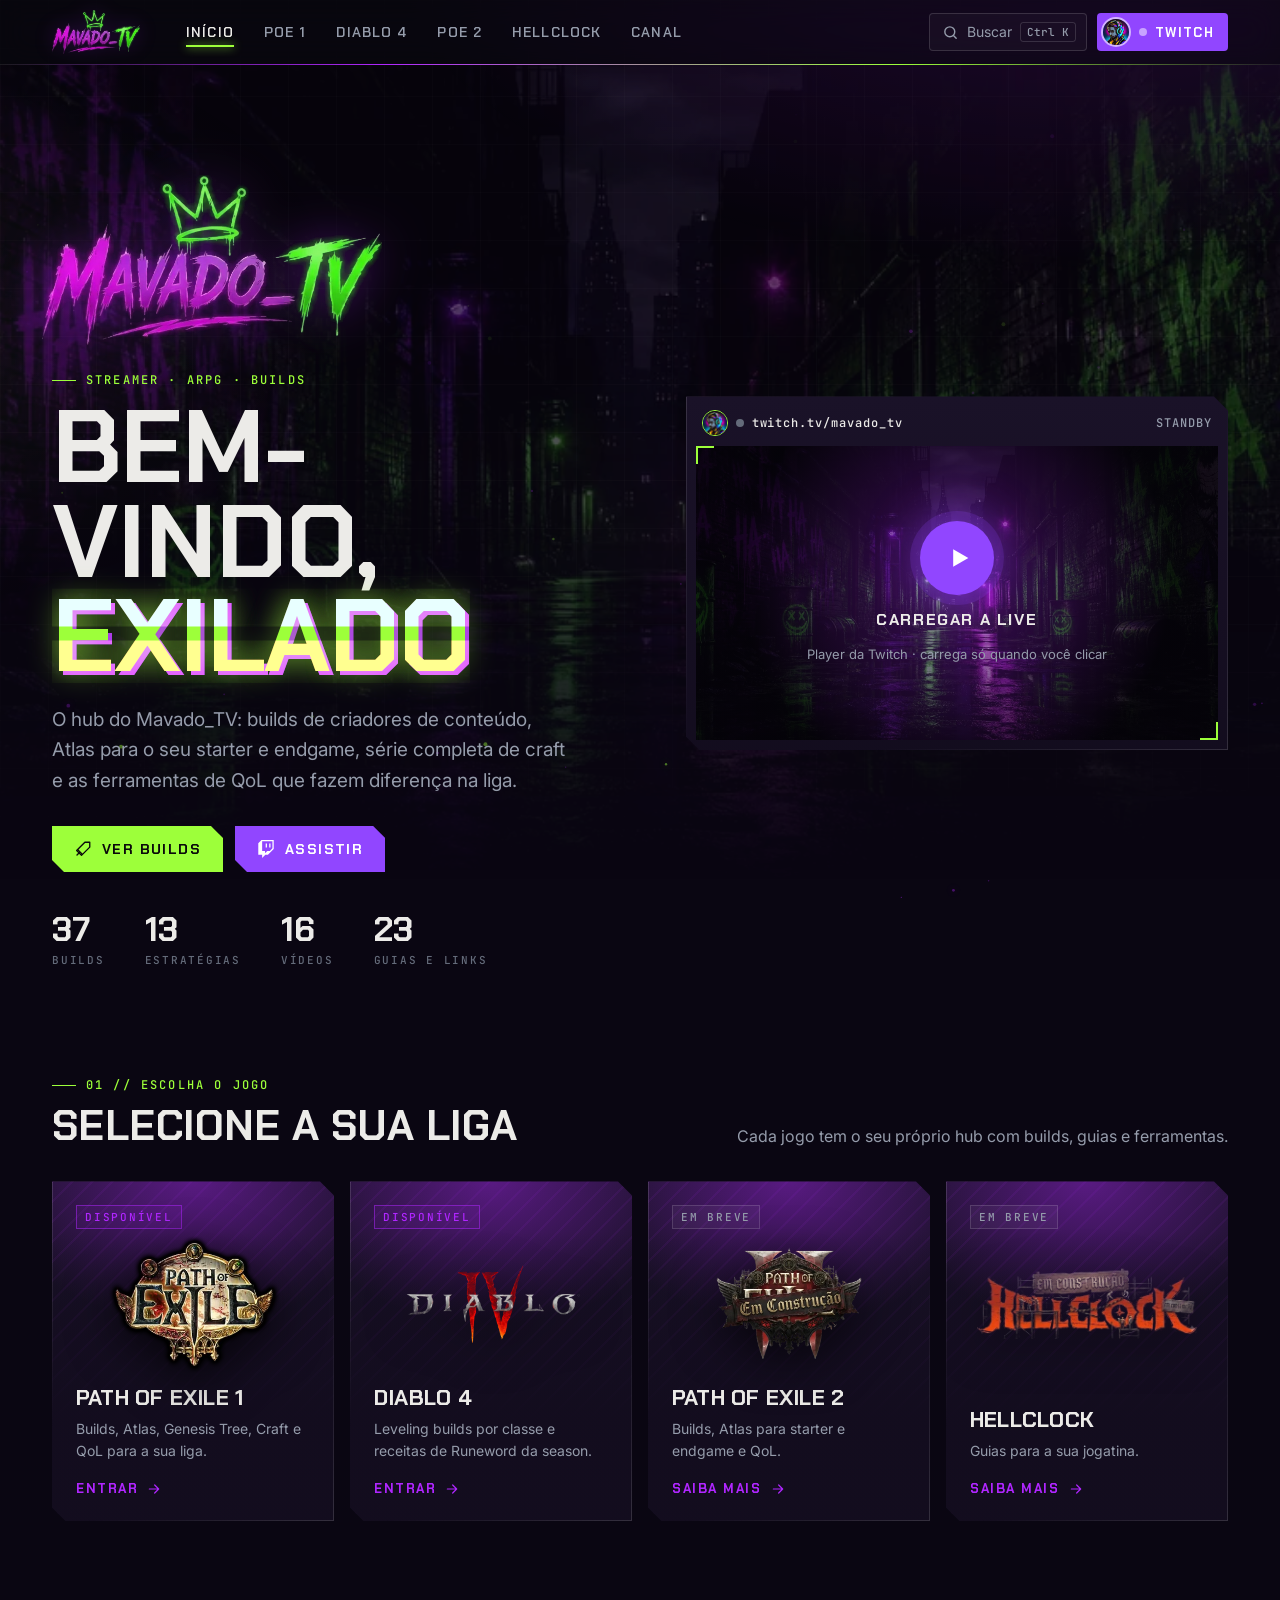
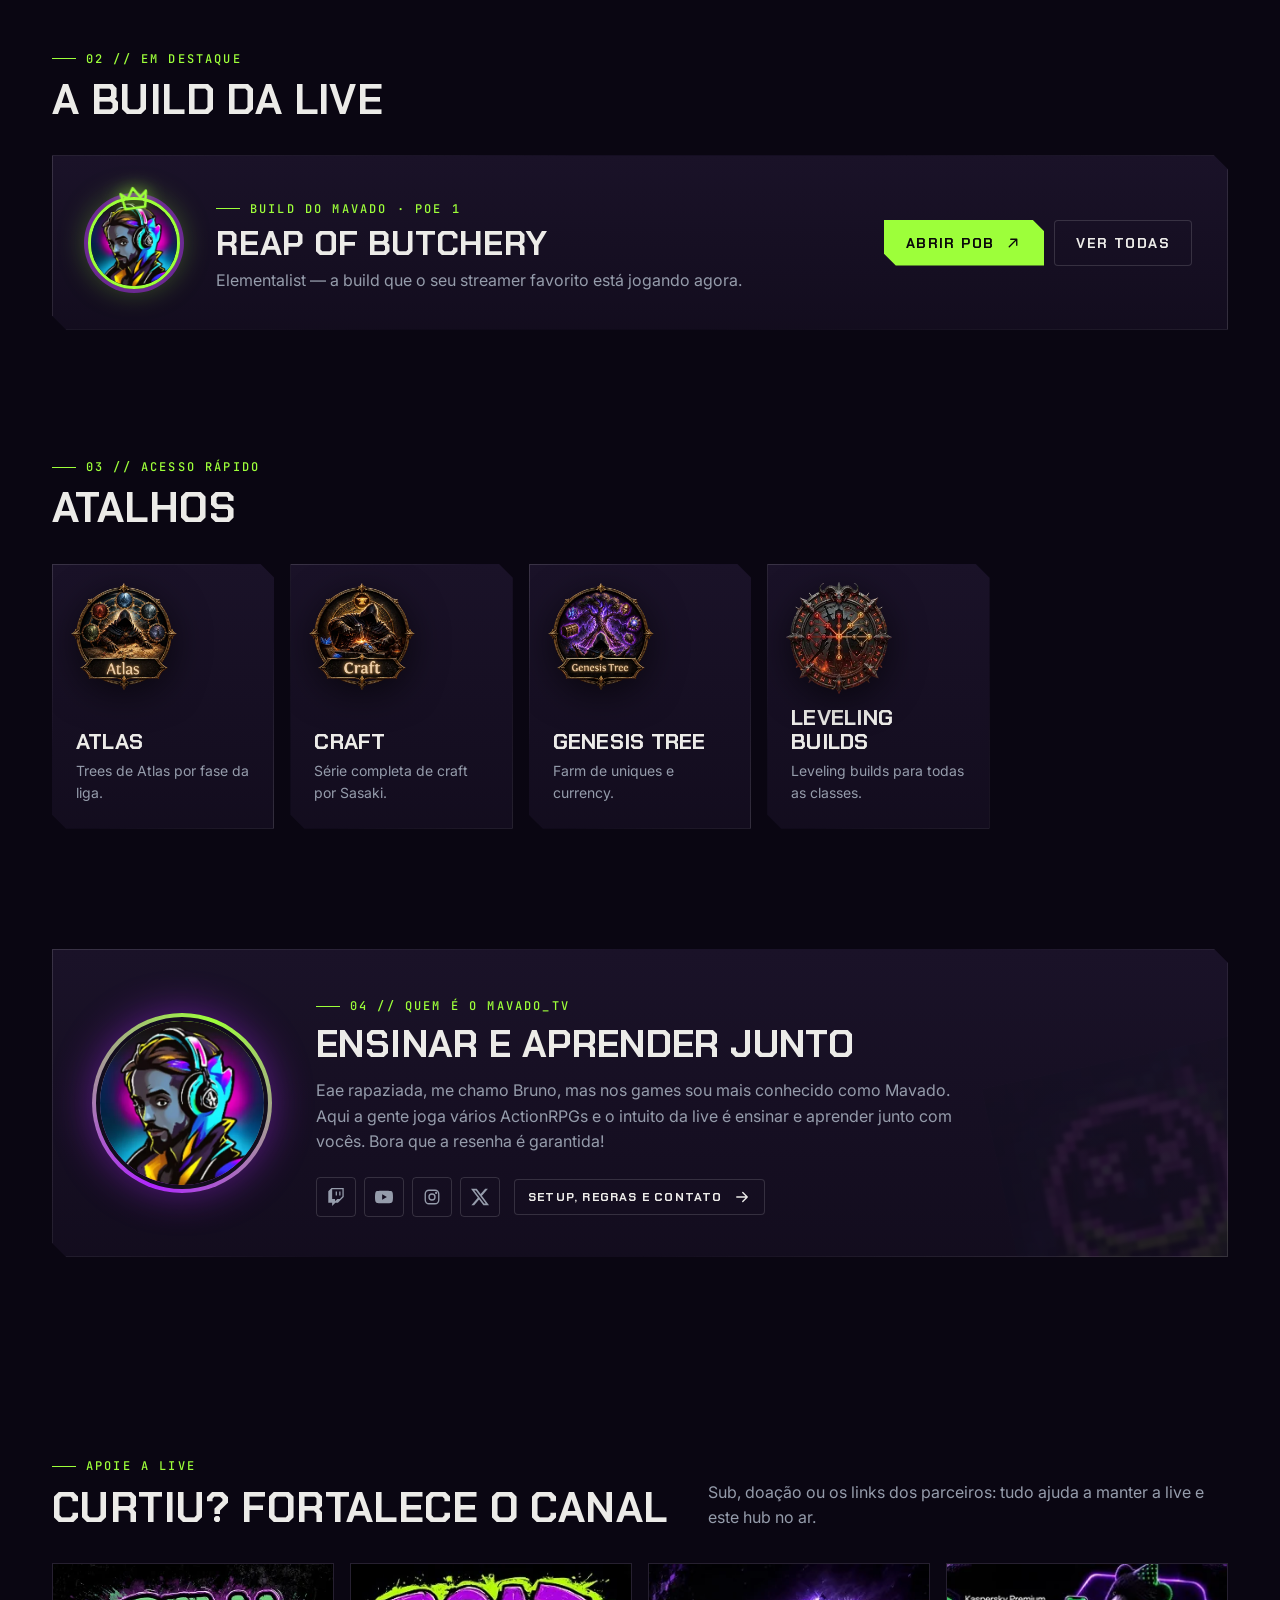
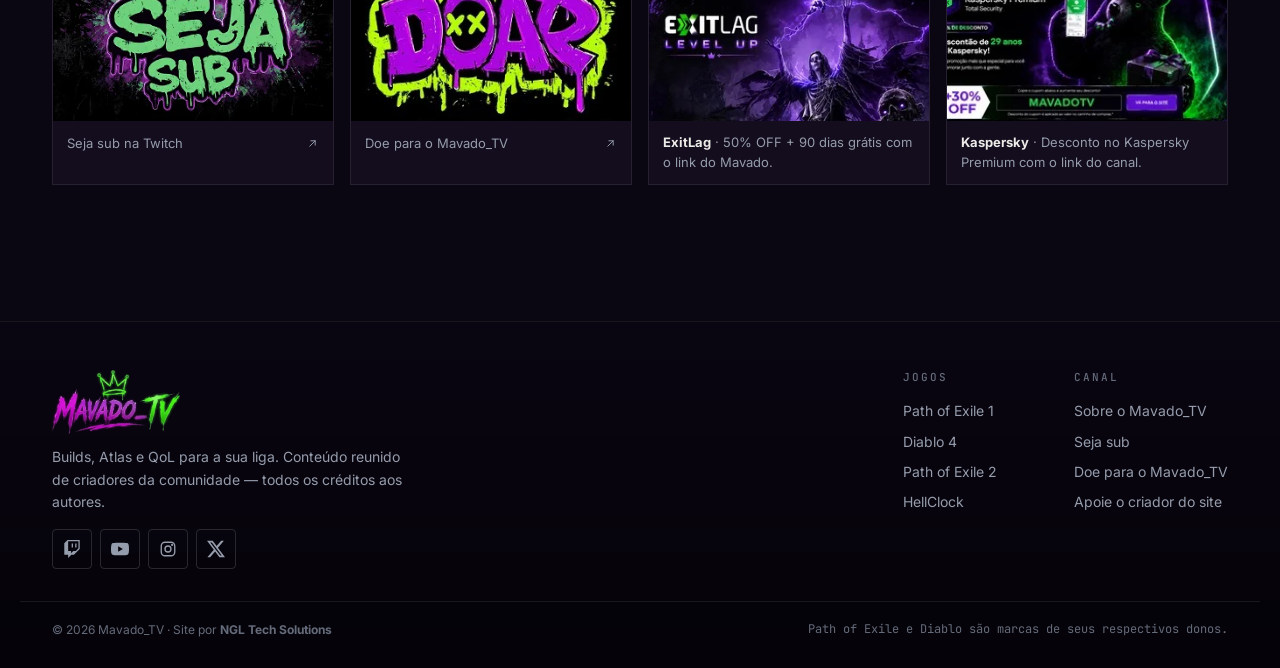
<file: index.html>
<!doctype html>
<html lang="pt-BR">
<head>
  <meta charset="utf-8" />
  <meta name="viewport" content="width=device-width, initial-scale=1, viewport-fit=cover" />
  <title>Mavado_TV — Builds, Atlas e Guias de ARPG</title>
  <meta name="description" content="Hub do streamer Mavado_TV: builds de Path of Exile 1 e Diablo 4, Atlas para starter e endgame, Genesis Tree, série de craft e ferramentas de QoL." />
  <meta name="theme-color" content="#0a0612" />
  <meta property="og:type" content="website" />
  <meta property="og:title" content="Mavado_TV — Builds, Atlas e Guias" />
  <meta property="og:description" content="Builds, Atlas, Craft e QoL para Path of Exile e Diablo 4. Ao vivo na Twitch." />
  <meta property="og:url" content="https://mavadotv.github.io/" />
  <meta property="og:site_name" content="Mavado_TV" />
  <meta property="og:locale" content="pt_BR" />
  <meta property="og:image" content="https://mavadotv.github.io/assets/img/brand/og.jpg" />
  <meta name="twitter:image" content="https://mavadotv.github.io/assets/img/brand/og.jpg" />
  <meta property="og:image:width" content="1200" />
  <meta property="og:image:height" content="630" />
  <meta name="twitter:card" content="summary_large_image" />
  <link rel="canonical" href="https://mavadotv.github.io/" />
  <link rel="icon" href="assets/img/brand/favicon-64.png" type="image/png" />
  <link rel="apple-touch-icon" href="assets/img/brand/apple-touch-icon.png" />
  <link rel="preload" as="image" href="assets/img/brand/logo.webp" />
  <link rel="preconnect" href="https://fonts.googleapis.com" />
  <link rel="preconnect" href="https://fonts.gstatic.com" crossorigin />
  <link href="https://fonts.googleapis.com/css2?family=Chakra+Petch:wght@500;600;700&family=Inter:wght@400;500;600&family=JetBrains+Mono:wght@500&display=swap" rel="stylesheet" />
  <link rel="stylesheet" href="assets/css/style.css" />
</head>
<body data-game="home">
  <a class="skip" href="#main">Pular para o conteúdo</a>
  <canvas id="embers" aria-hidden="true"></canvas>
  <div class="grid-bg" aria-hidden="true"></div>

  <header class="topbar">
    <div class="topbar__inner">
      <a class="brand" href="#/" aria-label="Mavado_TV — início">
        <img class="brand__logo" src="assets/img/brand/logo.webp" alt="Mavado_TV" width="663" height="331" />
      </a>

      <nav class="nav" id="nav" aria-label="Principal">
        <a href="#/" data-nav="home">Início</a>
        <a href="#/poe1" data-nav="poe1">PoE 1</a>
        <a href="#/d4" data-nav="d4">Diablo 4</a>
        <a href="#/poe2" data-nav="poe2">PoE 2</a>
        <a href="#/hellclock" data-nav="hellclock">HellClock</a>
        <a href="#/canal" data-nav="canal">Canal</a>
      </nav>

      <div class="topbar__actions">
        <button class="search-btn" id="searchOpen" type="button" aria-label="Buscar (Ctrl+K)">
          <svg viewBox="0 0 24 24" aria-hidden="true"><circle cx="11" cy="11" r="7"/><path d="m20 20-3.5-3.5"/></svg>
          <span>Buscar</span><kbd>Ctrl K</kbd>
        </button>
        <a class="live-pill" id="livePill" href="https://www.twitch.tv/mavado_tv" target="_blank" rel="noopener">
          <img class="live-pill__avatar" src="assets/img/brand/avatar.webp" alt="" width="26" height="26" />
          <span class="live-pill__dot"></span><span class="live-pill__label">Twitch</span>
        </a>
        <button class="burger" id="burger" type="button" aria-label="Abrir menu" aria-expanded="false" aria-controls="nav">
          <span></span><span></span><span></span>
        </button>
      </div>
    </div>
  </header>

  <main id="main" tabindex="-1"></main>

  <footer class="footer">
    <div class="footer__inner">
      <div class="footer__brand">
        <img class="footer__logo" src="assets/img/brand/logo.webp" alt="Mavado_TV" width="663" height="331" loading="lazy" />
        <p>Builds, Atlas e QoL para a sua liga. Conteúdo reunido de criadores da comunidade — todos os créditos aos autores.</p>
        <div class="socials" id="footerSocials">
          <a href="https://www.twitch.tv/mavado_tv" target="_blank" rel="noopener" aria-label="Twitch" data-s="twitch"><svg viewBox="0 0 24 24" fill="currentColor" aria-hidden="true"><path d="M11.57 4.71h1.72v5.15h-1.72zm4.72 0H18v5.15h-1.71zM6 0 1.71 4.29v15.42h5.15V24l4.28-4.29h3.43L22.29 12V0zm14.57 11.14-3.43 3.43h-3.43l-3 3v-3H6.86V1.71h13.71z"/></svg></a>
          <a href="https://www.youtube.com/@MavadoTv" target="_blank" rel="noopener" aria-label="YouTube" data-s="youtube"><svg viewBox="0 0 24 24" fill="currentColor" aria-hidden="true"><path d="M23.5 6.19a3.02 3.02 0 0 0-2.12-2.14C19.5 3.55 12 3.55 12 3.55s-7.5 0-9.38.5A3.02 3.02 0 0 0 .5 6.19C0 8.07 0 12 0 12s0 3.93.5 5.81a3.02 3.02 0 0 0 2.12 2.14c1.88.5 9.38.5 9.38.5s7.5 0 9.38-.5a3.02 3.02 0 0 0 2.12-2.14C24 15.93 24 12 24 12s0-3.93-.5-5.81zM9.55 15.57V8.43L15.82 12z"/></svg></a>
          <a href="https://www.instagram.com/mavadotv/" target="_blank" rel="noopener" aria-label="Instagram" data-s="instagram"><svg viewBox="0 0 24 24" fill="none" stroke="currentColor" stroke-width="2" aria-hidden="true"><rect x="3" y="3" width="18" height="18" rx="5"/><circle cx="12" cy="12" r="4"/><circle cx="17.5" cy="6.5" r="0.6" fill="currentColor"/></svg></a>
          <a href="https://x.com/Mavado_Tv" target="_blank" rel="noopener" aria-label="X / Twitter" data-s="x"><svg viewBox="0 0 24 24" fill="currentColor" aria-hidden="true"><path d="M18.9 1.15h3.68l-8.04 9.19L24 22.85h-7.4l-5.8-7.59-6.64 7.59H.47l8.6-9.83L0 1.15h7.6l5.24 6.93zm-1.29 19.5h2.04L6.49 3.24H4.3z"/></svg></a>
        </div>
      </div>
      <div class="footer__cols">
        <div>
          <h4>Jogos</h4>
          <a href="#/poe1">Path of Exile 1</a>
          <a href="#/d4">Diablo 4</a>
          <a href="#/poe2">Path of Exile 2</a>
          <a href="#/hellclock">HellClock</a>
        </div>
        <div>
          <h4>Canal</h4>
          <a href="#/canal">Sobre o Mavado</a>
          <a href="https://www.twitch.tv/subs/mavado_tv" target="_blank" rel="noopener">Seja sub</a>
          <a href="https://livepix.gg/mavadotv" target="_blank" rel="noopener">Doe para o Mavado</a>
          <a href="https://livepix.gg/pwnage" target="_blank" rel="noopener">Apoie o criador do site</a>
        </div>
      </div>
    </div>
    <div class="footer__base">
      <span>© <span id="year"></span> Mavado_TV · Site por <strong>NGL Tech Solutions</strong></span>
      <span class="mono">Path of Exile e Diablo são marcas de seus respectivos donos.</span>
    </div>
  </footer>

  <!-- Busca global -->
  <div class="search" id="search" hidden>
    <div class="search__backdrop" data-close></div>
    <div class="search__panel" role="dialog" aria-modal="true" aria-label="Buscar no site">
      <div class="search__field">
        <svg viewBox="0 0 24 24" aria-hidden="true"><circle cx="11" cy="11" r="7"/><path d="m20 20-3.5-3.5"/></svg>
        <input id="searchInput" type="search" placeholder="Builds, criadores, ferramentas, vídeos…" autocomplete="off" spellcheck="false" />
        <kbd data-close>Esc</kbd>
      </div>
      <ul class="search__results" id="searchResults" role="listbox"></ul>
    </div>
  </div>

  <!-- Player de vídeo -->
  <div class="player" id="player" hidden>
    <div class="player__backdrop" data-close></div>
    <div class="player__box" role="dialog" aria-modal="true" aria-label="Vídeo">
      <button class="player__close" type="button" data-close aria-label="Fechar vídeo">✕</button>
      <div class="player__frame" id="playerFrame"></div>
      <div class="player__meta" id="playerMeta"></div>
    </div>
  </div>

  <script src="assets/js/data.js"></script>
  <script src="assets/js/app.js"></script>
</body>
</html>
</file>
<file: assets/css/style.css>
/* =========================================================================
   MAVADO_TV — Design System
   Dark HUD · cortes angulares · acento por jogo
   ========================================================================= */

:root {
  color-scheme: dark;
  --bg: #0a0612;
  --bg-2: #0b0d13;
  --panel: #120c1c;
  --panel-2: #1a1228;
  --line: rgba(255, 255, 255, 0.08);
  --line-2: rgba(255, 255, 255, 0.14);
  --text: #ecebe8;
  --muted: #959cab;
  --dim: #646b7a;
  --twitch: #9146ff;
  --live: #ff3b4e;

  /* Cores da live: verde tóxico + roxo neon */
  --accent: #9dff3a;
  --accent-2: #c45bff;
  --accent-rgb: 157, 255, 58;
  --purple: #b026ff;
  --purple-rgb: 176, 38, 255;

  --font-display: "Chakra Petch", "Segoe UI", system-ui, sans-serif;
  --font-body: "Inter", "Segoe UI", system-ui, sans-serif;
  --font-mono: "JetBrains Mono", ui-monospace, Consolas, monospace;

  --radius: 4px;
  --cut: 14px;
  --max: 1240px;
  --gutter: clamp(16px, 4vw, 32px);
  --ease: cubic-bezier(0.2, 0.8, 0.2, 1);
}


*,
*::before,
*::after { box-sizing: border-box; }

html { scroll-behavior: smooth; -webkit-text-size-adjust: 100%; }

body {
  margin: 0;
  min-height: 100vh;
  background: var(--bg);
  color: var(--text);
  font: 400 16px/1.6 var(--font-body);
  -webkit-font-smoothing: antialiased;
  overflow-x: hidden;
  transition: background-color 0.4s;
}

img { max-width: 100%; display: block; }
a { color: inherit; text-decoration: none; }
button { font: inherit; color: inherit; background: none; border: 0; cursor: pointer; }
h1, h2, h3, h4 { font-family: var(--font-display); font-weight: 700; line-height: 1.1; margin: 0; letter-spacing: 0.01em; }
p { margin: 0; }
kbd { font: 500 11px var(--font-mono); padding: 2px 6px; border: 1px solid var(--line-2); border-radius: 3px; color: var(--muted); }
.mono { font-family: var(--font-mono); }
:focus-visible { outline: 2px solid var(--accent); outline-offset: 3px; }

.skip { position: absolute; left: -999px; top: 8px; z-index: 100; background: var(--accent); color: #000; padding: 8px 14px; font-weight: 600; }
.skip:focus { left: 8px; }

/* ---------- Fundo ---------- */
#embers { position: fixed; inset: 0; width: 100%; height: 100%; z-index: 0; pointer-events: none; opacity: 0.7; }
.grid-bg {
  position: fixed; inset: 0; z-index: 0; pointer-events: none;
  background:
    radial-gradient(1200px 600px at 85% -10%, rgba(var(--purple-rgb), 0.28), transparent 60%),
    radial-gradient(800px 500px at -10% 35%, rgba(var(--accent-rgb), 0.07), transparent 60%),
    linear-gradient(rgba(255, 255, 255, 0.025) 1px, transparent 1px) 0 0 / 48px 48px,
    linear-gradient(90deg, rgba(255, 255, 255, 0.025) 1px, transparent 1px) 0 0 / 48px 48px;
  mask-image: linear-gradient(to bottom, #000 0%, #000 50%, transparent 100%);
  transition: background 0.6s;
}

main, .topbar, .footer { position: relative; z-index: 1; }
main { min-height: 70vh; outline: none; }

/* ---------- Topbar ---------- */
.topbar {
  position: sticky; top: 0; z-index: 50;
  background: rgba(7, 8, 12, 0.72);
  backdrop-filter: blur(14px) saturate(140%);
  -webkit-backdrop-filter: blur(14px) saturate(140%);
  border-bottom: 1px solid var(--line);
}
.topbar::after {
  content: ""; position: absolute; left: 0; right: 0; bottom: -1px; height: 1px;
  background: linear-gradient(90deg, transparent, var(--purple) 30%, var(--accent) 70%, transparent);
}
.topbar__inner { max-width: var(--max); margin: 0 auto; padding: 0 var(--gutter); height: 64px; display: flex; align-items: center; gap: 24px; }

.brand { display: flex; align-items: center; gap: 10px; flex-shrink: 0; }
.brand__mark {
  width: 34px; height: 34px; display: grid; place-items: center; color: #000;
  background: linear-gradient(135deg, var(--accent-2), var(--accent));
  clip-path: polygon(0 0, 100% 0, 100% 70%, 70% 100%, 0 100%);
  box-shadow: 0 0 24px rgba(var(--accent-rgb), 0.5);
}
.brand__mark svg { width: 20px; height: 20px; }
.brand__text { font: 700 19px/1 var(--font-display); letter-spacing: 0.06em; }
.brand__text span { color: var(--accent); }

.nav { display: flex; gap: 2px; margin-left: 8px; }
.nav a {
  position: relative; padding: 8px 14px;
  font: 600 14px var(--font-display); letter-spacing: 0.08em; text-transform: uppercase; color: var(--muted);
  transition: color 0.2s;
}
.nav a::after {
  content: ""; position: absolute; left: 14px; right: 14px; bottom: 2px; height: 2px;
  background: var(--accent); transform: scaleX(0); transition: transform 0.3s var(--ease);
  box-shadow: 0 0 10px var(--accent);
}
.nav a:hover { color: var(--text); }
.nav a.is-active { color: var(--text); }
.nav a.is-active::after { transform: scaleX(1); }

.topbar__actions { margin-left: auto; display: flex; align-items: center; gap: 10px; }
.search-btn {
  display: flex; align-items: center; gap: 8px; height: 38px; padding: 0 10px 0 12px;
  border: 1px solid var(--line-2); border-radius: var(--radius); color: var(--muted); font-size: 14px;
  background: rgba(255, 255, 255, 0.03); transition: border-color 0.2s, color 0.2s;
}
.search-btn:hover { border-color: rgba(var(--accent-rgb), 0.6); color: var(--text); }
.search-btn svg, .search__field svg { width: 17px; height: 17px; fill: none; stroke: currentColor; stroke-width: 2; stroke-linecap: round; }

.live-pill {
  display: flex; align-items: center; gap: 8px; height: 38px; padding: 0 14px;
  background: var(--twitch); color: #fff; border-radius: var(--radius);
  font: 700 13px var(--font-display); letter-spacing: 0.1em; text-transform: uppercase;
  transition: transform 0.2s, box-shadow 0.2s;
}
.live-pill:hover { transform: translateY(-1px); box-shadow: 0 6px 24px rgba(145, 70, 255, 0.45); }
.live-pill__dot { width: 8px; height: 8px; border-radius: 50%; background: rgba(255, 255, 255, 0.5); }
.live-pill.is-live { background: var(--live); }
.live-pill.is-live .live-pill__dot { background: #fff; animation: pulse 1.4s infinite; }
@keyframes pulse { 0% { box-shadow: 0 0 0 0 rgba(255, 255, 255, 0.8); } 100% { box-shadow: 0 0 0 10px rgba(255, 255, 255, 0); } }

.burger { display: none; width: 40px; height: 40px; position: relative; }
.burger span { position: absolute; left: 10px; right: 10px; height: 2px; background: var(--text); transition: transform 0.3s, opacity 0.2s; }
.burger span:nth-child(1) { top: 13px; }
.burger span:nth-child(2) { top: 19px; }
.burger span:nth-child(3) { top: 25px; }
.burger[aria-expanded="true"] span:nth-child(1) { transform: translateY(6px) rotate(45deg); }
.burger[aria-expanded="true"] span:nth-child(2) { opacity: 0; }
.burger[aria-expanded="true"] span:nth-child(3) { transform: translateY(-6px) rotate(-45deg); }

/* ---------- Layout ---------- */
.wrap { max-width: var(--max); margin: 0 auto; padding: 0 var(--gutter); }
.section { padding-block: clamp(48px, 8vw, 96px); }
.section--tight { padding-top: 24px; }

.eyebrow {
  display: inline-flex; align-items: center; gap: 10px;
  font: 500 12px var(--font-mono); letter-spacing: 0.18em; text-transform: uppercase; color: var(--accent);
}
.eyebrow::before { content: ""; width: 24px; height: 1px; background: currentColor; }

.sec-head { display: flex; justify-content: space-between; align-items: end; gap: 24px; margin-bottom: 32px; flex-wrap: wrap; }
.sec-head h2 { font-size: clamp(28px, 4vw, 42px); margin-top: 10px; text-transform: uppercase; }
.sec-head p { color: var(--muted); max-width: 520px; }

.btn {
  --c: var(--accent);
  display: inline-flex; align-items: center; justify-content: center; gap: 10px;
  height: 46px; padding: 0 22px; white-space: nowrap;
  font: 700 14px var(--font-display); letter-spacing: 0.1em; text-transform: uppercase;
  color: #0a0a0a; background: var(--c);
  clip-path: polygon(0 0, calc(100% - 12px) 0, 100% 12px, 100% 100%, 12px 100%, 0 calc(100% - 12px));
  transition: filter 0.2s, transform 0.2s;
}
.btn:hover { filter: brightness(1.12); transform: translateY(-1px); }
.btn svg { width: 18px; height: 18px; }
.btn--twitch { --c: var(--twitch); color: #fff; }
.btn--ghost { background: transparent; color: var(--text); box-shadow: inset 0 0 0 1px var(--line-2); clip-path: none; border-radius: var(--radius); }
.btn--ghost:hover { box-shadow: inset 0 0 0 1px var(--accent); color: var(--accent); }
.btn--sm { height: 36px; padding: 0 14px; font-size: 12px; }

/* ---------- Cards base (corte angular + borda luminosa) ---------- */
.card {
  position: relative; background: linear-gradient(180deg, var(--panel-2), var(--panel));
  clip-path: polygon(0 0, calc(100% - var(--cut)) 0, 100% var(--cut), 100% 100%, var(--cut) 100%, 0 calc(100% - var(--cut)));
  transition: transform 0.35s var(--ease);
}
.card::before {
  content: ""; position: absolute; inset: 0; pointer-events: none; padding: 1px;
  background: linear-gradient(135deg, var(--line-2), transparent 40%, transparent 60%, var(--line-2));
  -webkit-mask: linear-gradient(#000 0 0) content-box, linear-gradient(#000 0 0);
  -webkit-mask-composite: xor; mask-composite: exclude;
  clip-path: inherit; transition: background 0.35s;
}
.card--link:hover { transform: translateY(-4px); }
.card--link:hover::before { background: linear-gradient(135deg, var(--purple), transparent 45%, transparent 55%, var(--accent)); }
.card--link:hover { box-shadow: 0 18px 50px -20px rgba(var(--purple-rgb), 0.55); }

/* ---------- Hero (home) ---------- */
.hero { padding-block: clamp(48px, 9vw, 110px) clamp(40px, 6vw, 72px); }
.hero__grid { display: grid; grid-template-columns: 1.05fr 1fr; gap: clamp(28px, 5vw, 64px); align-items: center; }
.hero h1 {
  font-size: clamp(44px, 8vw, 104px); line-height: 0.92; text-transform: uppercase; margin: 18px 0 22px;
  letter-spacing: -0.01em;
}
.hero h1 .glitch { position: relative; display: inline-block; color: var(--accent); text-shadow: 0 0 30px rgba(var(--accent-rgb), 0.45), 4px 4px 0 var(--purple); }
.hero h1 .glitch::before, .hero h1 .glitch::after {
  content: attr(data-text); position: absolute; inset: 0; pointer-events: none;
}
.hero h1 .glitch::before { color: var(--accent-2); animation: glitch 4s infinite steps(1); clip-path: inset(0 0 60% 0); }
.hero h1 .glitch::after { color: #ff2d6f; animation: glitch 4s infinite steps(1) reverse; clip-path: inset(55% 0 0 0); }
@keyframes glitch {
  0%, 92%, 100% { transform: none; opacity: 0; }
  93% { transform: translate(-3px, 1px); opacity: 0.8; }
  95% { transform: translate(3px, -1px); opacity: 0.8; }
  97% { transform: translate(-1px, 2px); opacity: 0.6; }
}
.hero__lead { font-size: clamp(16px, 1.6vw, 19px); color: var(--muted); max-width: 520px; }
.hero__cta { display: flex; gap: 12px; flex-wrap: wrap; margin-top: 30px; }
.hero__stats { display: flex; gap: clamp(18px, 4vw, 40px); margin-top: 40px; flex-wrap: wrap; }
.stat b { display: block; font: 700 clamp(26px, 3vw, 34px)/1 var(--font-display); color: var(--text); }
.stat span { font: 500 11px var(--font-mono); letter-spacing: 0.16em; text-transform: uppercase; color: var(--dim); }

.stream { padding: 10px; }
.stream__bar { display: flex; align-items: center; justify-content: space-between; gap: 10px; padding: 4px 6px 10px; font: 500 12px var(--font-mono); color: var(--muted); letter-spacing: 0.08em; }
.stream__bar .rec { display: inline-flex; align-items: center; gap: 8px; color: var(--text); }
.stream__bar .rec i { width: 8px; height: 8px; border-radius: 50%; background: var(--dim); }
.stream__bar .rec.is-live i { background: var(--live); box-shadow: 0 0 10px var(--live); animation: pulse 1.4s infinite; }
.stream__frame { position: relative; aspect-ratio: 16 / 9; background: #000; overflow: hidden; }
.stream__frame iframe { position: absolute; inset: 0; width: 100%; height: 100%; border: 0; }
.stream__placeholder {
  position: absolute; inset: 0; display: grid; place-items: center; text-align: center; padding: 20px;
  background: radial-gradient(circle at 50% 40%, rgba(145, 70, 255, 0.25), transparent 60%), #05050a;
}
.stream__placeholder button { display: grid; justify-items: center; gap: 14px; }
.stream__placeholder .play {
  width: 74px; height: 74px; display: grid; place-items: center; border-radius: 50%;
  background: var(--twitch); box-shadow: 0 0 0 10px rgba(145, 70, 255, 0.18), 0 0 50px rgba(145, 70, 255, 0.6);
  transition: transform 0.25s var(--ease);
}
.stream__placeholder button:hover .play { transform: scale(1.08); }
.stream__placeholder .play svg { width: 28px; height: 28px; fill: #fff; margin-left: 4px; }
.stream__placeholder small { color: var(--muted); font-size: 13px; }
.stream__placeholder strong { font: 700 16px var(--font-display); letter-spacing: 0.1em; text-transform: uppercase; }
.corner { position: absolute; width: 18px; height: 18px; border: 2px solid var(--accent); pointer-events: none; z-index: 2; }
.corner--tl { top: 0; left: 0; border-right: 0; border-bottom: 0; }
.corner--br { bottom: 0; right: 0; border-left: 0; border-top: 0; }

/* ---------- Game selector ---------- */
.games { display: grid; grid-template-columns: repeat(4, 1fr); gap: 16px; }
.game {
  --g: var(--purple-rgb);
  min-height: 340px; display: flex; flex-direction: column; justify-content: flex-end; padding: 24px; overflow: hidden; isolation: isolate;
}
.game__art { position: absolute; inset: 0; z-index: -1; transition: transform 0.6s var(--ease); }
.game__art::before {
  content: ""; position: absolute; inset: 0;
  background:
    radial-gradient(120% 70% at 50% 0%, rgba(var(--g), 0.42), transparent 60%),
    repeating-linear-gradient(135deg, rgba(var(--g), 0.07) 0 2px, transparent 2px 14px);
}
.game__art::after { content: ""; position: absolute; inset: 0; background: linear-gradient(to top, var(--panel) 30%, transparent 85%); }
.game__glyph {
  position: absolute; top: 26px; right: 22px; width: 96px; height: 96px; color: rgb(var(--g)); opacity: 0.9;
  filter: drop-shadow(0 0 18px rgba(var(--g), 0.7)); transition: transform 0.6s var(--ease);
}
.game:hover .game__glyph { transform: rotate(-8deg) scale(1.08); }
.game:hover .game__art { transform: scale(1.06); }
.game__tag {
  align-self: flex-start; margin-bottom: auto;
  font: 500 11px var(--font-mono); letter-spacing: 0.16em; text-transform: uppercase;
  padding: 4px 8px; border: 1px solid rgba(var(--g), 0.5); color: rgb(var(--g)); background: rgba(var(--g), 0.08);
}
.game__tag--soon { border-color: var(--line-2); color: var(--muted); background: rgba(255, 255, 255, 0.04); }
.game h3 { font-size: 26px; text-transform: uppercase; margin-bottom: 8px; }
.game p { color: var(--muted); font-size: 14px; }
.game__go {
  margin-top: 18px; display: inline-flex; align-items: center; gap: 8px;
  font: 700 13px var(--font-display); letter-spacing: 0.12em; text-transform: uppercase; color: rgb(var(--g));
}
.game__go svg { width: 16px; height: 16px; transition: transform 0.3s var(--ease); }
.game:hover .game__go svg { transform: translateX(4px); }
.game.card--link:hover::before { background: linear-gradient(135deg, rgb(var(--g)), transparent 45%, transparent 55%, rgb(var(--g))); }

/* ---------- Featured build ---------- */
.feature { display: grid; grid-template-columns: auto 1fr auto; align-items: center; gap: clamp(18px, 3vw, 36px); padding: clamp(22px, 3vw, 36px); }
.feature__badge {
  width: 88px; height: 88px; display: grid; place-items: center;
  background: rgba(var(--accent-rgb), 0.12); color: var(--accent); border: 1px solid rgba(var(--accent-rgb), 0.4);
  clip-path: polygon(50% 0, 100% 25%, 100% 75%, 50% 100%, 0 75%, 0 25%);
}
.feature__badge svg { width: 40px; height: 40px; }
.feature h3 { font-size: clamp(24px, 3vw, 34px); text-transform: uppercase; margin: 8px 0 6px; }
.feature p { color: var(--muted); }
.feature__actions { display: flex; gap: 10px; flex-wrap: wrap; }

/* ---------- Page header ---------- */
.page-head { padding-block: clamp(36px, 6vw, 72px) clamp(20px, 3vw, 32px); }
.crumbs { display: flex; flex-wrap: wrap; gap: 8px; font: 500 12px var(--font-mono); letter-spacing: 0.12em; text-transform: uppercase; color: var(--dim); margin-bottom: 18px; }
.crumbs a:hover { color: var(--accent); }
.crumbs span[aria-current] { color: var(--accent); }
.page-head h1 { font-size: clamp(36px, 6vw, 72px); text-transform: uppercase; }
.page-head p { color: var(--muted); max-width: 640px; margin-top: 14px; font-size: 17px; }
.page-head .hl { color: var(--accent); }

/* ---------- Hub tiles ---------- */
.tiles { display: grid; grid-template-columns: repeat(auto-fill, minmax(220px, 1fr)); gap: 16px; }
.tile { padding: 24px; min-height: 200px; display: flex; flex-direction: column; }
.tile__icon {
  width: 52px; height: 52px; display: grid; place-items: center; margin-bottom: auto;
  color: var(--accent); background: rgba(var(--accent-rgb), 0.1); border: 1px solid rgba(var(--accent-rgb), 0.3);
  transition: background 0.3s, color 0.3s, box-shadow 0.3s;
}
.tile__icon svg { width: 26px; height: 26px; }
.tile:hover .tile__icon { background: var(--accent); color: #0a0a0a; box-shadow: 0 0 28px rgba(var(--accent-rgb), 0.6); }
.tile h3 { font-size: 22px; text-transform: uppercase; margin-top: 22px; }
.tile p { color: var(--muted); font-size: 14px; margin-top: 6px; }
.tile__count { position: absolute; top: 20px; right: 22px; font: 500 12px var(--font-mono); color: var(--dim); }

/* ---------- Toolbar (filtros + busca) ---------- */
.toolbar { display: flex; flex-wrap: wrap; gap: 12px; align-items: center; justify-content: space-between; margin-bottom: 24px; }
.chips { display: flex; gap: 6px; flex-wrap: wrap; }
.chip {
  display: inline-flex; align-items: center; gap: 8px; height: 36px; padding: 0 14px;
  font: 600 13px var(--font-display); letter-spacing: 0.08em; text-transform: uppercase; color: var(--muted);
  border: 1px solid var(--line-2); border-radius: var(--radius); background: rgba(255, 255, 255, 0.02);
  transition: all 0.2s;
}
.chip:hover { color: var(--text); border-color: rgba(var(--accent-rgb), 0.5); }
.chip[aria-pressed="true"], .chip[aria-selected="true"] { color: #0a0a0a; background: var(--accent); border-color: var(--accent); }
.chip small { font: 500 11px var(--font-mono); opacity: 0.7; }
.filter-input {
  display: flex; align-items: center; gap: 8px; height: 40px; padding: 0 12px; min-width: 240px;
  border: 1px solid var(--line-2); border-radius: var(--radius); background: rgba(0, 0, 0, 0.3);
}
.filter-input:focus-within { border-color: var(--accent); }
.filter-input svg { width: 16px; height: 16px; fill: none; stroke: var(--muted); stroke-width: 2; flex-shrink: 0; }
.filter-input input { flex: 1; min-width: 0; background: none; border: 0; outline: none; color: var(--text); font: inherit; font-size: 14px; }
.cat-desc { color: var(--muted); font-size: 14px; margin: -8px 0 22px; min-height: 1.6em; }
.cat-desc.is-warn { color: var(--accent-2); }

/* ---------- Build cards ---------- */
.builds { display: grid; grid-template-columns: repeat(auto-fill, minmax(290px, 1fr)); gap: 18px; }
.build { display: flex; flex-direction: column; }
.build__thumb { position: relative; aspect-ratio: 16 / 9; overflow: hidden; background: #000; width: 100%; text-align: left; }
.build__thumb img { width: 100%; height: 100%; object-fit: cover; opacity: 0.75; transition: transform 0.5s var(--ease), opacity 0.3s; }
.build__thumb::after { content: ""; position: absolute; inset: 0; background: linear-gradient(to top, var(--panel-2) 0%, transparent 60%); }
.build:hover .build__thumb img { transform: scale(1.06); opacity: 1; }
.build__play {
  position: absolute; z-index: 1; left: 50%; top: 45%; transform: translate(-50%, -50%) scale(0.9);
  width: 54px; height: 54px; display: grid; place-items: center; border-radius: 50%;
  background: rgba(0, 0, 0, 0.55); border: 1px solid rgba(255, 255, 255, 0.4); backdrop-filter: blur(4px);
  opacity: 0; transition: all 0.3s var(--ease);
}
.build__play svg { width: 20px; height: 20px; fill: #fff; margin-left: 3px; }
.build__thumb:hover .build__play, .build__thumb:focus-visible .build__play { opacity: 1; transform: translate(-50%, -50%) scale(1); background: var(--accent); border-color: var(--accent); }
.build__cat {
  position: absolute; z-index: 1; top: 12px; left: 12px;
  font: 500 10px var(--font-mono); letter-spacing: 0.16em; text-transform: uppercase;
  padding: 4px 8px; background: rgba(0, 0, 0, 0.7); border: 1px solid rgba(var(--accent-rgb), 0.5); color: var(--accent);
}
.build__flag { position: absolute; z-index: 1; top: 12px; right: 12px; font: 600 10px var(--font-mono); padding: 4px 7px; background: #0f9d58; color: #fff; letter-spacing: 0.1em; }
.build__body { padding: 16px 20px 20px; display: flex; flex-direction: column; flex: 1; }
.build__asc { font: 500 11px var(--font-mono); letter-spacing: 0.14em; text-transform: uppercase; color: var(--accent); }
.build h3 { font-size: 20px; margin: 6px 0 4px; }
.build__by { font-size: 13px; color: var(--muted); }
.build__by a { color: var(--text); border-bottom: 1px dashed var(--line-2); }
.build__by a:hover { color: var(--accent); border-color: var(--accent); }
.build__actions { margin-top: auto; padding-top: 16px; display: flex; gap: 8px; flex-wrap: wrap; }
.pob-list { display: flex; flex-wrap: wrap; gap: 6px; margin-top: 14px; }
.pob-list a { font: 500 11px var(--font-mono); padding: 5px 8px; border: 1px solid var(--line-2); color: var(--muted); border-radius: 3px; transition: all 0.2s; }
.pob-list a:hover { color: #0a0a0a; background: var(--accent); border-color: var(--accent); }
.tbd { font: 500 11px var(--font-mono); letter-spacing: 0.1em; color: var(--dim); align-self: center; padding: 0 6px; }

.empty { padding: 48px 20px; text-align: center; color: var(--muted); border: 1px dashed var(--line-2); }

/* ---------- Atlas ---------- */
.phases { display: grid; grid-template-columns: repeat(4, 1fr); gap: 0; margin-bottom: 32px; position: relative; }
.phase {
  position: relative; padding: 16px 16px 16px 0; text-align: left;
  border-top: 2px solid var(--line-2); color: var(--muted); transition: color 0.2s;
}
.phase::before {
  content: ""; position: absolute; top: -7px; left: 0; width: 12px; height: 12px; transform: rotate(45deg);
  background: var(--bg); border: 2px solid var(--line-2); transition: all 0.25s;
}
.phase b { display: block; font: 700 18px var(--font-display); text-transform: uppercase; letter-spacing: 0.04em; color: inherit; margin-top: 6px; }
.phase small { font: 500 11px var(--font-mono); letter-spacing: 0.14em; text-transform: uppercase; }
.phase:hover { color: var(--text); }
.phase[aria-selected="true"] { color: var(--text); border-color: var(--accent); }
.phase[aria-selected="true"]::before { background: var(--accent); border-color: var(--accent); box-shadow: 0 0 14px var(--accent); }
.phase[aria-selected="true"] small { color: var(--accent); }
.atlas-intro { color: var(--muted); margin-bottom: 22px; max-width: 680px; }
.strats { display: grid; grid-template-columns: repeat(auto-fill, minmax(340px, 1fr)); gap: 18px; }
.strat { padding: 24px; display: flex; flex-direction: column; gap: 14px; }
.strat h3 { font-size: 22px; text-transform: uppercase; }
.strat__credit { font-size: 13px; color: var(--muted); margin-top: -8px; }
.strat__credit a { color: var(--accent); }
.spec { display: grid; grid-template-columns: 76px 1fr; gap: 6px 12px; font-size: 14px; }
.spec dt { font: 500 11px var(--font-mono); letter-spacing: 0.14em; text-transform: uppercase; color: var(--dim); padding-top: 3px; }
.spec dd { margin: 0; }
.spec ul { margin: 0; padding: 0; list-style: none; display: flex; flex-wrap: wrap; gap: 6px; }
.spec li { font: 500 12px var(--font-mono); padding: 3px 8px; background: rgba(var(--accent-rgb), 0.1); border: 1px solid rgba(var(--accent-rgb), 0.25); color: var(--accent-2); }
.strat__notes { color: var(--muted); font-size: 14px; border-left: 2px solid rgba(var(--accent-rgb), 0.5); padding-left: 12px; }
.strat__actions { margin-top: auto; display: flex; gap: 8px; flex-wrap: wrap; }

/* ---------- Genesis / Tools ---------- */
.list-grid { display: grid; grid-template-columns: repeat(auto-fill, minmax(300px, 1fr)); gap: 16px; }
.item { padding: 22px 22px 22px 22px; display: flex; flex-direction: column; gap: 10px; }
.item__top { display: flex; align-items: center; justify-content: space-between; gap: 10px; }
.item__type { font: 500 11px var(--font-mono); letter-spacing: 0.14em; text-transform: uppercase; color: var(--accent); }
.item__badge { font: 600 10px var(--font-mono); letter-spacing: 0.12em; text-transform: uppercase; padding: 3px 7px; background: rgba(15, 157, 88, 0.15); color: #3ddc84; border: 1px solid rgba(61, 220, 132, 0.35); }
.item h3 { font-size: 21px; display: flex; align-items: center; gap: 10px; }
.item h3 svg { width: 16px; height: 16px; color: var(--dim); flex-shrink: 0; transition: transform 0.3s var(--ease), color 0.3s; }
.item:hover h3 svg { transform: translate(3px, -3px); color: var(--accent); }
.item__sub { font-size: 13px; color: var(--dim); margin-top: -6px; }
.item p { color: var(--muted); font-size: 14px; }
.item__domain { margin-top: auto; padding-top: 6px; font: 500 11px var(--font-mono); color: var(--dim); }

.orb {
  width: 56px; height: 56px; border-radius: 50%; flex-shrink: 0; display: grid; place-items: center;
  background: radial-gradient(circle at 35% 30%, rgba(255, 255, 255, 0.5), rgba(var(--accent-rgb), 0.6) 35%, rgba(var(--accent-rgb), 0.1) 70%);
  box-shadow: 0 0 30px rgba(var(--accent-rgb), 0.35), inset 0 0 12px rgba(0, 0, 0, 0.5);
}
.orb svg { width: 24px; height: 24px; color: #fff; }
.genesis { flex-direction: row; gap: 18px; align-items: flex-start; }
.genesis > div { display: flex; flex-direction: column; gap: 8px; }

/* ---------- Craft ---------- */
.craft-top { display: flex; align-items: center; justify-content: space-between; gap: 20px; flex-wrap: wrap; margin-bottom: 24px; padding: 18px 22px; }
.progress { flex: 1; min-width: 220px; }
.progress__label { display: flex; justify-content: space-between; font: 500 12px var(--font-mono); letter-spacing: 0.1em; color: var(--muted); text-transform: uppercase; margin-bottom: 8px; }
.progress__label b { color: var(--accent); }
.progress__bar { height: 8px; background: rgba(255, 255, 255, 0.06); overflow: hidden; clip-path: polygon(0 0, 100% 0, calc(100% - 6px) 100%, 0 100%); }
.progress__bar i { display: block; height: 100%; width: 0; background: linear-gradient(90deg, var(--accent), var(--accent-2)); box-shadow: 0 0 12px var(--accent); transition: width 0.5s var(--ease); }
.episodes { display: grid; grid-template-columns: repeat(auto-fill, minmax(260px, 1fr)); gap: 16px; }
.ep { display: flex; flex-direction: column; }
.ep .build__thumb img { opacity: 0.6; }
.ep__num { position: absolute; z-index: 1; left: 14px; bottom: 8px; font: 700 42px/1 var(--font-display); color: var(--text); text-shadow: 0 2px 12px #000; }
.ep__num small { font-size: 14px; color: var(--accent); letter-spacing: 0.1em; margin-right: 4px; }
.ep__body { padding: 12px 16px 16px; display: flex; gap: 12px; align-items: flex-start; flex: 1; }
.ep__body p { flex: 1; font-size: 14px; font-weight: 500; }
.check {
  flex-shrink: 0; width: 26px; height: 26px; display: grid; place-items: center;
  border: 1px solid var(--line-2); border-radius: 3px; color: transparent; transition: all 0.2s;
}
.check svg { width: 14px; height: 14px; }
.check:hover { border-color: var(--accent); }
.check[aria-pressed="true"] { background: var(--accent); border-color: var(--accent); color: #0a0a0a; }
.ep.is-done .build__thumb img { filter: grayscale(0.8); opacity: 0.35; }
.ep.is-done .ep__body p { color: var(--muted); }

/* ---------- Diablo 4 ---------- */
.classes { display: grid; grid-template-columns: repeat(auto-fill, minmax(260px, 1fr)); gap: 16px; }
.cls { padding: 22px; min-height: 190px; display: flex; flex-direction: column; overflow: hidden; }
.cls__mono {
  position: absolute; right: -6px; bottom: -22px; font: 700 120px/1 var(--font-display); color: rgba(var(--accent-rgb), 0.08);
  pointer-events: none; transition: color 0.3s, transform 0.5s var(--ease);
}
.cls:hover .cls__mono { color: rgba(var(--accent-rgb), 0.2); transform: translateX(-6px); }
.cls__src { font: 500 11px var(--font-mono); letter-spacing: 0.14em; text-transform: uppercase; color: var(--dim); }
.cls h3 { font-size: 26px; text-transform: uppercase; margin: 10px 0 4px; }
.cls p { color: var(--accent-2); font-size: 14px; font-weight: 500; }
.cls__go { margin-top: auto; padding-top: 18px; font: 700 12px var(--font-display); letter-spacing: 0.12em; text-transform: uppercase; color: var(--accent); display: inline-flex; gap: 8px; align-items: center; }
.cls__go svg { width: 14px; height: 14px; }

.banner { display: grid; grid-template-columns: 1fr auto; gap: 24px; align-items: center; padding: clamp(24px, 4vw, 44px); overflow: hidden; }
.banner h2 { font-size: clamp(26px, 4vw, 44px); text-transform: uppercase; margin: 10px 0; }
.banner p { color: var(--muted); max-width: 560px; }
.banner__rune {
  position: absolute; right: -40px; top: 50%; transform: translateY(-50%); width: 320px; height: 320px; color: rgba(var(--accent-rgb), 0.12);
  pointer-events: none; animation: spin 40s linear infinite;
}
@keyframes spin { to { transform: translateY(-50%) rotate(360deg); } }
.banner > *:not(.banner__rune) { position: relative; }

/* ---------- Soon ---------- */
.soon { text-align: center; padding-block: clamp(60px, 10vw, 120px); }
.soon__glyph { width: 140px; height: 140px; margin: 0 auto 28px; color: var(--accent); filter: drop-shadow(0 0 30px rgba(var(--accent-rgb), 0.6)); animation: float 5s ease-in-out infinite; }
@keyframes float { 50% { transform: translateY(-10px); } }
.soon h1 { font-size: clamp(40px, 7vw, 84px); text-transform: uppercase; }
.soon p { color: var(--muted); max-width: 540px; margin: 16px auto 30px; font-size: 17px; }
.soon .term { display: inline-block; font: 500 13px var(--font-mono); color: var(--accent); padding: 8px 14px; border: 1px solid rgba(var(--accent-rgb), 0.35); background: rgba(var(--accent-rgb), 0.06); margin-bottom: 26px; }
.soon .term::after { content: "_"; animation: blink 1s steps(1) infinite; }
@keyframes blink { 50% { opacity: 0; } }

/* ---------- Support strip ---------- */
.support { display: grid; grid-template-columns: 1fr auto; gap: 24px; align-items: center; padding: clamp(24px, 4vw, 40px); }
.support h2 { font-size: clamp(24px, 3.4vw, 36px); text-transform: uppercase; margin-top: 10px; }
.support p { color: var(--muted); margin-top: 8px; }
.support__actions { display: flex; gap: 12px; flex-wrap: wrap; }

/* ---------- Footer ---------- */
.footer { border-top: 1px solid var(--line); background: linear-gradient(180deg, transparent, rgba(0, 0, 0, 0.5)); margin-top: 40px; }
.footer__inner { max-width: var(--max); margin: 0 auto; padding: 48px var(--gutter) 32px; display: flex; justify-content: space-between; gap: 40px; flex-wrap: wrap; }
.footer__brand { max-width: 360px; }
.footer__brand p { color: var(--muted); font-size: 14px; margin-top: 12px; }
.footer__cols { display: flex; gap: clamp(32px, 6vw, 80px); flex-wrap: wrap; }
.footer h4 { font: 500 11px var(--font-mono); letter-spacing: 0.18em; text-transform: uppercase; color: var(--dim); margin-bottom: 12px; }
.footer__cols a { display: block; color: var(--muted); font-size: 14px; padding: 4px 0; transition: color 0.2s; }
.footer__cols a:hover { color: var(--accent); }
.footer__base {
  max-width: var(--max); margin: 0 auto; padding: 18px var(--gutter) 28px; border-top: 1px solid var(--line);
  display: flex; justify-content: space-between; gap: 12px; flex-wrap: wrap; font-size: 12px; color: var(--dim);
}
.footer__base a { color: var(--muted); }
.footer__base a:hover { color: var(--accent); }

/* ---------- Search modal ---------- */
.search, .player { position: fixed; inset: 0; z-index: 90; display: flex; justify-content: center; }
.search[hidden], .player[hidden] { display: none; }
.search { align-items: flex-start; padding: 10vh 16px 16px; }
.search__backdrop, .player__backdrop { position: absolute; inset: 0; background: rgba(3, 4, 8, 0.78); backdrop-filter: blur(6px); }
.search__panel {
  position: relative; width: 100%; max-width: 640px; max-height: 72vh; display: flex; flex-direction: column;
  background: var(--panel); border: 1px solid var(--line-2); box-shadow: 0 30px 80px rgba(0, 0, 0, 0.6), 0 0 0 1px rgba(var(--accent-rgb), 0.15);
  animation: pop 0.25s var(--ease);
}
@keyframes pop { from { opacity: 0; transform: translateY(-10px) scale(0.98); } }
.search__field { display: flex; align-items: center; gap: 12px; padding: 0 16px; height: 58px; border-bottom: 1px solid var(--line); color: var(--muted); }
.search__field input { flex: 1; min-width: 0; height: 100%; background: none; border: 0; outline: none; color: var(--text); font: 500 17px var(--font-body); }
.search__field input::-webkit-search-cancel-button { display: none; }
.search__field kbd { cursor: pointer; }
.search__results { list-style: none; margin: 0; padding: 8px; overflow-y: auto; }
.search__results li a { display: flex; align-items: center; gap: 14px; padding: 10px 12px; border-radius: 3px; }
.search__results li a[aria-selected="true"], .search__results li a:hover { background: rgba(var(--accent-rgb), 0.12); }
.search__results .r-type { flex-shrink: 0; width: 86px; font: 500 10px var(--font-mono); letter-spacing: 0.12em; text-transform: uppercase; color: var(--accent); }
.search__results .r-main { flex: 1; min-width: 0; }
.search__results .r-main b { display: block; font-weight: 600; font-size: 15px; white-space: nowrap; overflow: hidden; text-overflow: ellipsis; }
.search__results .r-main small { color: var(--dim); font-size: 12px; }
.search__results mark { background: none; color: var(--accent-2); }
.search__hint { padding: 28px 12px; text-align: center; color: var(--dim); font-size: 14px; }

/* ---------- Player modal ---------- */
.player { align-items: center; padding: 16px; }
.player__box { position: relative; width: 100%; max-width: 1080px; animation: pop 0.25s var(--ease); }
.player__frame { position: relative; aspect-ratio: 16 / 9; background: #000; box-shadow: 0 0 0 1px rgba(var(--accent-rgb), 0.4), 0 30px 90px rgba(0, 0, 0, 0.7); }
.player__frame iframe { position: absolute; inset: 0; width: 100%; height: 100%; border: 0; }
.player__close { position: absolute; top: -44px; right: 0; width: 36px; height: 36px; font-size: 18px; color: var(--text); border: 1px solid var(--line-2); background: var(--panel); }
.player__close:hover { border-color: var(--accent); color: var(--accent); }
.player__meta { display: flex; justify-content: space-between; align-items: center; gap: 16px; padding: 14px 2px; flex-wrap: wrap; }
.player__meta b { font: 700 18px var(--font-display); }
.player__meta small { display: block; color: var(--muted); }

/* ---------- Reveal on scroll ---------- */
.reveal { opacity: 0; transform: translateY(18px); transition: opacity 0.6s var(--ease), transform 0.6s var(--ease); }
.reveal.is-in { opacity: 1; transform: none; }

/* =========================================================================
   Responsivo
   ========================================================================= */
@media (max-width: 1080px) {
  .games { grid-template-columns: repeat(2, 1fr); }
  .search-btn span, .search-btn kbd { display: none; }
  .search-btn { padding: 0 10px; }
}

@media (max-width: 900px) {
  .burger { display: block; }
  .nav {
    position: fixed; top: 64px; left: 0; right: 0; margin: 0; flex-direction: column; gap: 0;
    padding: 12px var(--gutter) 24px; background: var(--bg); border-bottom: 1px solid var(--line);
    transform: translateY(-8px); opacity: 0; visibility: hidden; transition: all 0.25s var(--ease);
  }
  .nav.is-open { transform: none; opacity: 1; visibility: visible; }
  .nav a { padding: 14px 4px; font-size: 16px; border-bottom: 1px solid var(--line); }
  .nav a::after { left: 0; right: auto; width: 3px; top: 12px; bottom: 12px; height: auto; transform: scaleY(0); }
  .nav a.is-active::after { transform: scaleY(1); }
  .hero__grid { grid-template-columns: 1fr; }
  .feature { grid-template-columns: auto 1fr; }
  .feature__actions { grid-column: 1 / -1; }
  .phases { grid-template-columns: repeat(2, 1fr); row-gap: 8px; }
  .banner, .support { grid-template-columns: 1fr; }
}

@media (max-width: 560px) {
  .topbar__inner { gap: 10px; }
  .brand__text { font-size: 17px; }
  .live-pill__label { display: none; }
  .live-pill { padding: 0 12px; }
  .games { grid-template-columns: 1fr; }
  .game { min-height: 260px; }
  .feature { grid-template-columns: 1fr; }
  .feature__badge { width: 64px; height: 64px; }
  .strats, .list-grid, .builds { grid-template-columns: 1fr; }
  .filter-input { min-width: 0; width: 100%; }
  .toolbar { flex-direction: column; align-items: stretch; }
  .chips { flex-wrap: nowrap; overflow-x: auto; margin: 0 calc(var(--gutter) * -1); padding: 0 var(--gutter) 4px; scrollbar-width: none; }
  .chips::-webkit-scrollbar { display: none; }
  .chip { flex-shrink: 0; }
  .hero__cta .btn { flex: 1; }
  .search__results .r-type { width: 64px; }
  .spec { grid-template-columns: 64px 1fr; }
}

@media (prefers-reduced-motion: reduce) {
  *, *::before, *::after { animation-duration: 0.01ms !important; animation-iteration-count: 1 !important; transition-duration: 0.01ms !important; scroll-behavior: auto !important; }
  .reveal { opacity: 1; transform: none; }
  #embers { display: none; }
}

/* =========================================================================
   Imagens da live, logos e ícones
   ========================================================================= */
img { -webkit-user-drag: none; }

/* Logo neon (fundo preto some com blend "screen") */
.brand__logo { height: 44px; width: auto; filter: drop-shadow(0 0 10px rgba(var(--purple-rgb), 0.35)); transition: filter 0.3s; }
.brand:hover .brand__logo { filter: drop-shadow(0 0 16px rgba(var(--accent-rgb), 0.55)); }
.footer__logo { height: 64px; width: auto; }

.live-pill { padding-left: 4px; }
.live-pill__avatar { width: 30px; height: 30px; border-radius: 50%; border: 2px solid rgba(255, 255, 255, 0.6); object-fit: cover; }
.live-pill.is-live .live-pill__avatar { border-color: #fff; box-shadow: 0 0 0 2px var(--live); }

/* Banner da live atrás do hero */
main { isolation: isolate; }
.hero-bg {
  position: absolute; left: 0; right: 0; top: 0; height: min(820px, 110vh); z-index: -1; pointer-events: none;
  background-size: cover; background-position: center 30%; opacity: 0.38;
  -webkit-mask-image: linear-gradient(to bottom, #000 30%, transparent 100%); mask-image: linear-gradient(to bottom, #000 30%, transparent 100%);
}
.hero-bg--short { height: 520px; opacity: 0.32; }
.hero__logo { display: block; width: min(340px, 72%); height: auto; margin: 0 0 18px -10px; filter: drop-shadow(0 0 24px rgba(var(--purple-rgb), 0.5)); }
.hero h1 { margin-top: 12px; }

.rec__avatar { width: 26px; height: 26px; border-radius: 50%; object-fit: cover; border: 1px solid var(--accent); }
.stream__placeholder { background-size: cover; background-position: center; }
.stream__placeholder::before { content: ""; position: absolute; inset: 0; background: radial-gradient(circle at 50% 45%, rgba(var(--purple-rgb), 0.35), rgba(5, 3, 10, 0.85) 70%); }
.stream__placeholder button { position: relative; }

/* Cards de jogos com logo */
.game__logo {
  position: absolute; left: 50%; top: 40%; transform: translate(-50%, -50%); width: 78%; max-height: 52%;
  display: grid; place-items: center; transition: transform 0.6s var(--ease), filter 0.4s;
  filter: drop-shadow(0 10px 24px rgba(0, 0, 0, 0.7));
}
.game__logo img { max-width: 100%; max-height: 170px; object-fit: contain; }
.game[data-g="hellclock"] .game__logo img { }
.game:hover .game__logo { transform: translate(-50%, -54%) scale(1.06); filter: drop-shadow(0 0 26px rgba(var(--purple-rgb), 0.7)); }
.game h3 { font-size: 22px; }

/* Avatar no destaque */
.feature__avatar { position: relative; width: 92px; height: 92px; flex-shrink: 0; }
.feature__avatar img { width: 100%; height: 100%; border-radius: 50%; object-fit: cover; border: 3px solid var(--accent); box-shadow: 0 0 0 4px rgba(var(--purple-rgb), 0.5), 0 0 30px rgba(var(--accent-rgb), 0.35); }
.feature__avatar span { position: absolute; top: -16px; left: 50%; transform: translateX(-50%) rotate(-8deg); width: 34px; height: 34px; color: var(--accent); filter: drop-shadow(0 0 8px var(--accent)); }
.feature__avatar span svg { width: 100%; height: 100%; }

/* Tiles com medalhões */
.tile { align-items: flex-start; }
.tile__img { width: 112px; height: 112px; margin: -6px 0 auto -8px; transition: transform 0.5s var(--ease), filter 0.4s; filter: drop-shadow(0 8px 18px rgba(0, 0, 0, 0.6)); }
.tile__img img { width: 100%; height: 100%; object-fit: contain; }
.tile:hover .tile__img { transform: rotate(-5deg) scale(1.07); filter: drop-shadow(0 0 22px rgba(var(--purple-rgb), 0.75)); }
.tile h3 { margin-top: 12px; }

/* Cabeçalho de página com logo/ícone */
.page-head--media { display: flex; align-items: center; gap: clamp(18px, 4vw, 40px); }
.page-head__text { min-width: 0; }
.page-head__logo { flex-shrink: 0; width: clamp(140px, 22vw, 260px); filter: drop-shadow(0 0 30px rgba(var(--purple-rgb), 0.45)); }
.page-head__logo img { width: 100%; height: auto; }
.page-head__icon { flex-shrink: 0; width: clamp(96px, 14vw, 150px); animation: float 6s ease-in-out infinite; filter: drop-shadow(0 0 26px rgba(var(--purple-rgb), 0.55)); }
.page-head__icon img { width: 100%; height: auto; }

/* Builds: medalhão da categoria */
.build__body { position: relative; }
.build__medal { position: absolute; right: 14px; top: -30px; width: 56px; height: 56px; border-radius: 50%; object-fit: cover; box-shadow: 0 0 0 2px var(--panel-2), 0 6px 18px rgba(0, 0, 0, 0.6); transition: transform 0.4s var(--ease); z-index: 2; }
.build:hover .build__medal { transform: rotate(-10deg) scale(1.08); }
.build h3 { padding-right: 52px; }
.chip { padding-left: 6px; }
.chip[data-cat="all"] { padding-left: 14px; }
.chip__img { width: 26px; height: 26px; border-radius: 50%; object-fit: cover; }

/* Atlas: fases com imagem */
.phase__img { width: 86px; height: auto; display: block; margin: 8px 0 6px; transition: transform 0.4s var(--ease), filter 0.3s; filter: grayscale(0.6) brightness(0.7); }
.phase:hover .phase__img { filter: none; transform: scale(1.05); }
.phase[aria-selected="true"] .phase__img { filter: drop-shadow(0 0 14px rgba(var(--purple-rgb), 0.7)); transform: scale(1.05); }

/* Genesis */
.genesis__img { width: 84px; height: 84px; flex-shrink: 0; display: grid; place-items: center; border-radius: 50%; background: radial-gradient(circle, rgba(var(--purple-rgb), 0.28), transparent 70%); }
.genesis__img img { max-width: 100%; max-height: 84px; object-fit: contain; filter: drop-shadow(0 4px 14px rgba(0, 0, 0, 0.7)); transition: transform 0.4s var(--ease); }
.genesis:hover .genesis__img img { transform: scale(1.1) rotate(-4deg); }

/* Ferramentas com miniatura */
.item--img { flex-direction: row; align-items: flex-start; gap: 16px; }
.item__img { width: 92px; height: 92px; flex-shrink: 0; border-radius: 50%; object-fit: cover; box-shadow: 0 0 0 1px var(--line-2), 0 8px 22px rgba(0, 0, 0, 0.5); transition: transform 0.4s var(--ease), box-shadow 0.3s; }
.item--img:hover .item__img { transform: rotate(-6deg); box-shadow: 0 0 0 2px var(--accent), 0 0 24px rgba(var(--purple-rgb), 0.6); }
.item__main { display: flex; flex-direction: column; gap: 8px; min-width: 0; flex: 1; }

/* Diablo 4 */
.cls__img { width: 100%; max-width: 220px; height: auto; margin: -6px 0 6px -10px; filter: drop-shadow(0 8px 18px rgba(0, 0, 0, 0.6)); transition: transform 0.5s var(--ease); }
.cls:hover .cls__img { transform: scale(1.06) rotate(-3deg); }
.recipe { display: block; padding: 12px; max-width: 760px; margin: 0 auto; }
.recipe img { width: 100%; height: auto; }
.recipe__hint { display: flex; align-items: center; justify-content: center; gap: 8px; padding: 12px 0 4px; font: 500 12px var(--font-mono); letter-spacing: 0.12em; text-transform: uppercase; color: var(--muted); }
.recipe__hint svg { width: 14px; height: 14px; }

/* Em breve / 404 */
.soon__logo { width: min(380px, 80%); margin: 0 auto 26px; filter: drop-shadow(0 0 34px rgba(var(--purple-rgb), 0.55)); animation: float 5s ease-in-out infinite; }
.soon__logo img { width: 100%; height: auto; }
.soon__glyph img { width: 100%; height: 100%; object-fit: contain; }

/* Redes sociais */
.socials { display: flex; gap: 8px; flex-wrap: wrap; }
.socials a { width: 40px; height: 40px; display: grid; place-items: center; border: 1px solid var(--line-2); border-radius: var(--radius); color: var(--muted); transition: all 0.2s; }
.socials a svg { width: 18px; height: 18px; }
.socials a:hover { color: #fff; transform: translateY(-2px); }
.socials a[data-s="twitch"]:hover { background: var(--twitch); border-color: var(--twitch); }
.socials a[data-s="youtube"]:hover { background: #ff0033; border-color: #ff0033; }
.socials a[data-s="instagram"]:hover { background: linear-gradient(45deg, #f58529, #dd2a7b, #8134af); border-color: #dd2a7b; }
.socials a[data-s="x"]:hover { background: #000; border-color: #fff; }
.footer .socials { margin-top: 16px; }

/* Sobre (home) */
.about { display: grid; grid-template-columns: auto 1fr; gap: clamp(20px, 4vw, 44px); align-items: center; padding: clamp(22px, 4vw, 40px); overflow: hidden; }
.about::after { content: ""; position: absolute; right: -60px; bottom: -80px; width: 280px; height: 280px; background: url("../img/brand/channel-points.webp") center / contain no-repeat; opacity: 0.08; transform: rotate(-12deg); pointer-events: none; }
.about__avatar { width: clamp(120px, 16vw, 180px); aspect-ratio: 1; border-radius: 50%; padding: 4px; background: conic-gradient(from 200deg, var(--purple), var(--accent), var(--purple)); box-shadow: 0 0 40px rgba(var(--purple-rgb), 0.45); }
.about__avatar img { width: 100%; height: 100%; border-radius: 50%; object-fit: cover; border: 4px solid var(--panel); }
.about h2 { font-size: clamp(26px, 3.4vw, 38px); text-transform: uppercase; margin: 10px 0 12px; }
.about p { color: var(--muted); max-width: 640px; }
.about__actions { display: flex; flex-wrap: wrap; align-items: center; gap: 14px; margin-top: 22px; }

/* Painéis da live */
.panels { display: grid; grid-template-columns: repeat(4, 1fr); gap: 16px; }
.panel { display: flex; flex-direction: column; background: var(--panel); border: 1px solid var(--line); overflow: hidden; transition: transform 0.35s var(--ease), border-color 0.3s, box-shadow 0.3s; }
.panel img { width: 100%; aspect-ratio: 16 / 9; object-fit: cover; transition: transform 0.5s var(--ease); }
.panel--partner img { object-position: top; }
.panel span { display: flex; align-items: center; gap: 6px; padding: 12px 14px; font-size: 13px; color: var(--muted); }
.panel span b { color: var(--text); }
.panel span svg { width: 13px; height: 13px; flex-shrink: 0; margin-left: auto; }
.panel:hover { transform: translateY(-4px); border-color: var(--accent); box-shadow: 0 16px 40px -18px rgba(var(--purple-rgb), 0.8); }
.panel:hover img { transform: scale(1.05); }

/* Página do canal */
.channel { padding-block: clamp(32px, 6vw, 64px) 8px; }
.channel__head { display: grid; grid-template-columns: auto 1fr; gap: clamp(22px, 5vw, 56px); align-items: center; }
.channel__avatar { position: relative; width: clamp(150px, 22vw, 240px); aspect-ratio: 1; border-radius: 50%; padding: 5px; background: conic-gradient(from 200deg, var(--purple), var(--accent), var(--purple)); box-shadow: 0 0 60px rgba(var(--purple-rgb), 0.5); }
.channel__avatar img { width: 100%; height: 100%; border-radius: 50%; object-fit: cover; border: 5px solid var(--bg); }
.channel__logo { display: block; width: min(420px, 100%); height: auto; margin-left: -10px; }
.channel__meta { display: flex; flex-wrap: wrap; gap: 8px 18px; font: 500 12px var(--font-mono); letter-spacing: 0.12em; text-transform: uppercase; color: var(--dim); margin-top: 6px; }
.channel__meta b { color: var(--accent); }
.channel__bio { color: var(--muted); font-size: 17px; max-width: 620px; margin-top: 14px; }
.channel__actions { display: flex; flex-wrap: wrap; align-items: center; gap: 14px; margin-top: 22px; }
.info-grid { display: grid; grid-template-columns: repeat(3, 1fr); gap: 18px; }
.info { padding: 0 0 22px; display: flex; flex-direction: column; }
.info__panel { width: 100%; aspect-ratio: 16 / 9; object-fit: cover; margin-bottom: 18px; }
.info > *:not(.info__panel) { margin-left: 22px; margin-right: 22px; }
.setup { display: grid; grid-template-columns: auto 1fr; gap: 8px 16px; margin: 0; font-size: 14px; }
.setup dt { font: 500 11px var(--font-mono); letter-spacing: 0.12em; text-transform: uppercase; color: var(--dim); padding-top: 3px; }
.setup dd { margin: 0; }
.rules { margin: 0; padding: 0; list-style: none; counter-reset: r; display: grid; gap: 10px; font-size: 15px; }
.rules li { counter-increment: r; display: flex; gap: 12px; align-items: baseline; }
.rules li::before { content: counter(r, decimal-leading-zero); font: 700 13px var(--font-mono); color: var(--accent); }
.info__text { color: var(--muted); font-size: 14px; margin-bottom: 14px; }
.mail { align-self: flex-start; text-transform: none; letter-spacing: 0; font-family: var(--font-body); font-weight: 500; }
.mail svg { width: 16px; height: 16px; }

@media (max-width: 1080px) {
  .panels { grid-template-columns: repeat(2, 1fr); }
  .info-grid { grid-template-columns: 1fr 1fr; }
}
@media (max-width: 900px) {
  .page-head--media { flex-direction: column; align-items: flex-start; }
  .page-head__logo { width: 180px; }
  .page-head__icon { width: 100px; }
}
@media (max-width: 680px) {
  .about, .channel__head { grid-template-columns: 1fr; justify-items: start; }
  .info-grid { grid-template-columns: 1fr; }
}
@media (max-width: 560px) {
  .brand__logo { height: 36px; }
  .live-pill__avatar { width: 28px; height: 28px; }
  .panels { grid-template-columns: 1fr 1fr; gap: 10px; }
  .panel span { font-size: 12px; padding: 10px; }
  .item__img { width: 68px; height: 68px; }
  .tile__img { width: 96px; height: 96px; }
  .phase__img { width: 64px; }
  .game__logo img { max-height: 130px; }
}

/* camadas do glitch */
.hero h1 .glitch::before, .hero h1 .glitch::after { mix-blend-mode: screen; }

/* ajustes finos */
main:focus, main:focus-visible { outline: none; }
.panel--partner span { display: block; line-height: 1.5; }
.tile__img img[src*="/d4/"] { transform: scale(1.9); }
.game__logo { top: 36%; }
.game__logo img { max-height: 140px; }
.page-head__icon img[src*="/d4/"] { transform: scale(1.8); }
@media (max-width: 560px) {
  .game { min-height: 330px; }
  .game__logo { top: 30%; width: 70%; }
  .game__logo img { max-height: 115px; }
}
</file>
